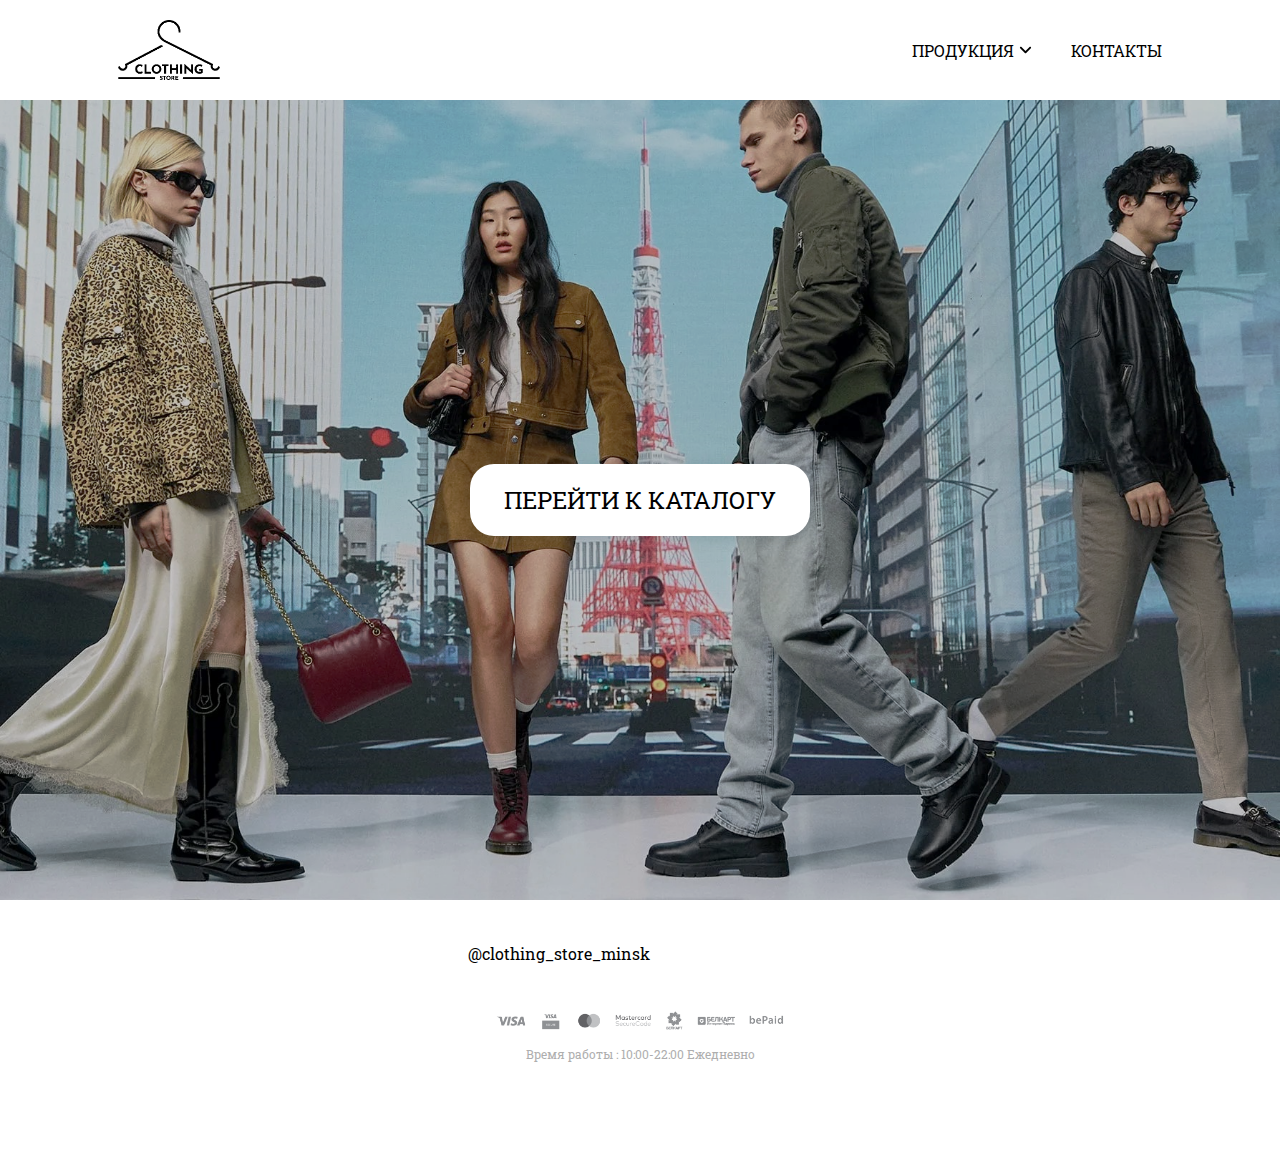
<file: index.html>
<!DOCTYPE html>
<html lang="en">
<head>
	<meta charset="UTF-8">
	<meta name="viewport" content="width=device-width, initial-scale=1.0">
	<title>Clothing Store</title>
	<link rel="stylesheet" href="css/style.css">
	<link rel="stylesheet" href="https://cdnjs.cloudflare.com/ajax/libs/font-awesome/6.5.1/css/all.min.css" integrity="sha512-DTOQO9RWCH3ppGqcWaEA1BIZOC6xxalwEsw9c2QQeAIftl+Vegovlnee1c9QX4TctnWMn13TZye+giMm8e2LwA==" crossorigin="anonymous" referrerpolicy="no-referrer">
	<link rel="preconnect" href="https://fonts.googleapis.com">
	<link rel="preconnect" href="https://fonts.gstatic.com" crossorigin>
	<link href="https://fonts.googleapis.com/css2?family=Roboto+Slab:wght@100..900&display=swap" rel="stylesheet">
	<script src="https://ajax.googleapis.com/ajax/libs/jquery/3.1.1/jquery.min.js"></script>
</head>
<body>
	<header>
		<div class="container">
			<div class="header-menu">
				<div class="logo">
					<a href="index.html">
						<img src="media/logo.png" alt="logo">
					</a>
				</div>
				<nav>
					<div class="header-production-button">
						ПРОДУКЦИЯ
						<svg xmlns="http://www.w3.org/2000/svg" width="15" height="15" viewBox="0 0 448 512">
							<path d="M201.4 342.6c12.5 12.5 32.8 12.5 45.3 0l160-160c12.5-12.5 12.5-32.8 0-45.3s-32.8-12.5-45.3 0L224 274.7 86.6 137.4c-12.5-12.5-32.8-12.5-45.3 0s-12.5 32.8 0 45.3l160 160z"/>
						</svg>
					</div>
					<div class="header-production-menu">
						<div class="menu-list">
							<a href="female.html">
								Женское
								<svg xmlns="http://www.w3.org/2000/svg" width="20" height="20" viewBox="0 0 320 512">
									<path d="M310.6 233.4c12.5 12.5 12.5 32.8 0 45.3l-192 192c-12.5 12.5-32.8 12.5-45.3 0s-12.5-32.8 0-45.3L242.7 256 73.4 86.6c-12.5-12.5-12.5-32.8 0-45.3s32.8-12.5 45.3 0l192 192z"/>
								</svg>
							</a>
							<a href="male.html">
								Мужское
								<svg xmlns="http://www.w3.org/2000/svg" width="20" height="20" viewBox="0 0 320 512">
									<path d="M310.6 233.4c12.5 12.5 12.5 32.8 0 45.3l-192 192c-12.5 12.5-32.8 12.5-45.3 0s-12.5-32.8 0-45.3L242.7 256 73.4 86.6c-12.5-12.5-12.5-32.8 0-45.3s32.8-12.5 45.3 0l192 192z"/>
								</svg>
							</a>
						</div>
					</div>
					<a class="header-contacts-button" href="info.html">
						КОНТАКТЫ
					</a>
				</nav>
			</div>
		</div>
	</header>
	<section>
		<div class="main-section">
			<button class="catalog-button">
				ПЕРЕЙТИ К КАТАЛОГУ
			</button>
		</div>
	</section>

	<section class="products-section" style="display: none">
		<div class="cart">
			<img class="cart-button" src="media/cart.png" alt="корзина">
			<div class="cart-section">
				<h3>
					<i class="fa-solid fa-list"></i>
					Корзина
				</h3>
				<div class="cart-section-items">
					<p>добавьте товары</p>
				</div>
			</div>
		</div>
		<div class="container">
			<img class="banner" src="media/images/3.jpg" alt="акция 1">
			<h2>
				<i class="fa-solid fa-arrow-trend-up"></i>
				Горячие товары этого сезона
			</h2>
			<div class="products-section-list"></div>
			<img class="banner" src="media/images/1.jpg" alt="акция 2">
		</div>
	</section>

	<footer>
		<div class="container">
			<div class="footer-section">
				<div class="footer-media">
					<p>
						@clothing_store_minsk
					</p>
					<i class="fa-brands fa-instagram"></i>
					<i class="fa-brands fa-vk"></i>
					<i class="fa-brands fa-telegram"></i>
					<i class="fa-brands fa-x-twitter"></i>
				</div>
				
			</div>
			<div class="footer-menu">
				<div class="footer-img">
					<img src="media/footer_img.png" alt="footer-media">
				</div>
			</div>
			
		</div>
		<p class="time">Время работы : 10:00-22:00 Ежедневно</p>
	</footer>

	<script src="script.js"></script>
</body>
</html>
</file>
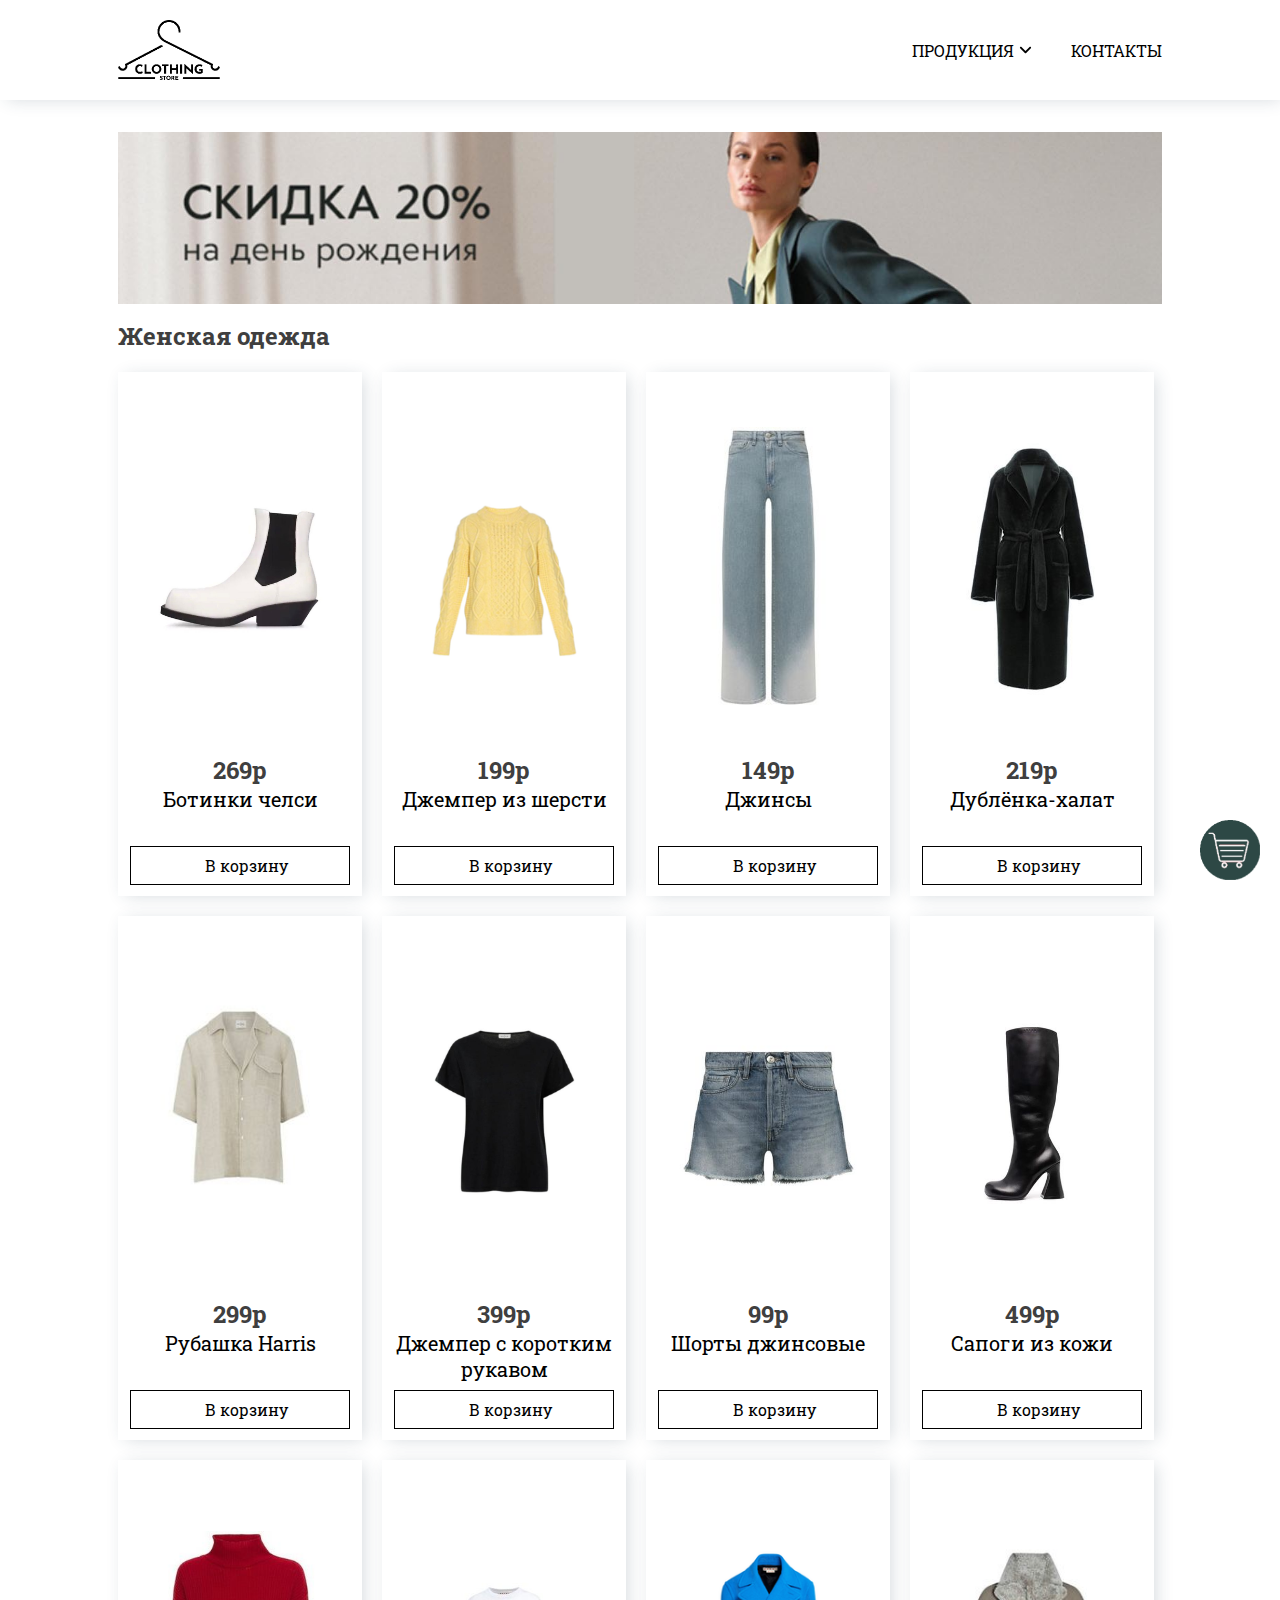
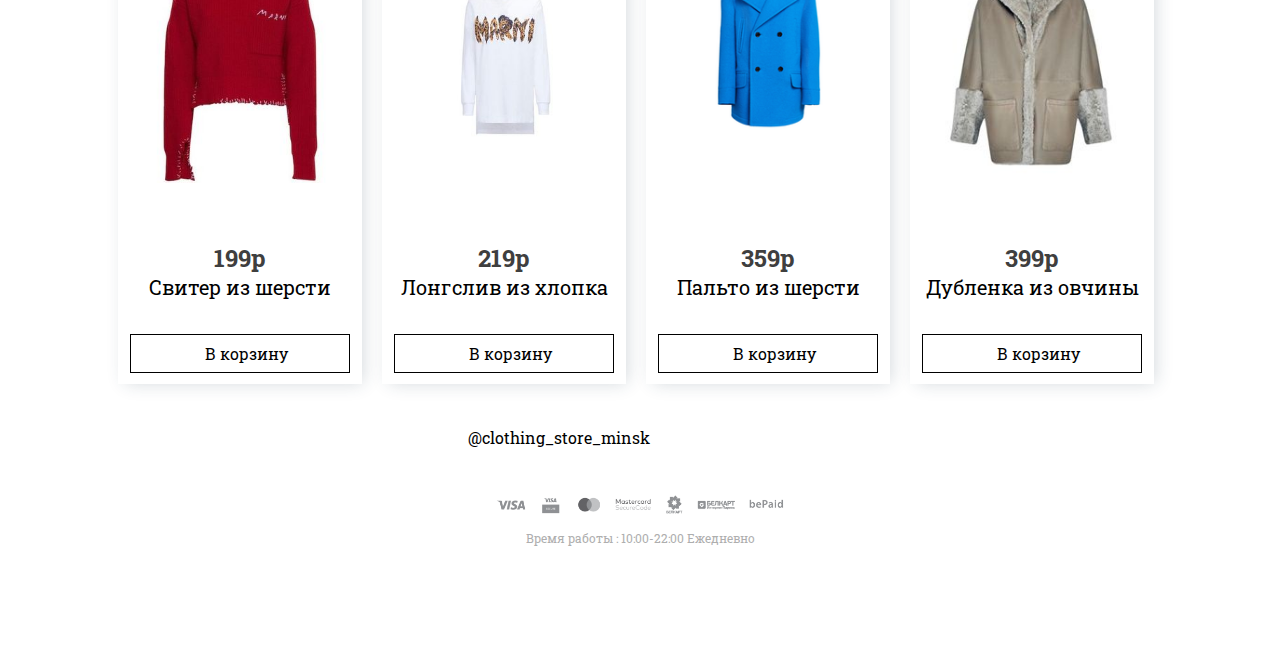
<file: female.html>
<!DOCTYPE html>
<html lang="en">
<head>
	<meta charset="UTF-8">
	<meta name="viewport" content="width=device-width, initial-scale=1.0">
	<title>Женская одежда - Clothing Store</title>
	<link rel="stylesheet" href="css/style.css">
	<link rel="stylesheet" href="https://cdnjs.cloudflare.com/ajax/libs/font-awesome/6.5.1/css/all.min.css" integrity="sha512-DTOQO9RWCH3ppGqcWaEA1BIZOC6xxalwEsw9c2QQeAIftl+Vegovlnee1c9QX4TctnWMn13TZye+giMm8e2LwA==" crossorigin="anonymous" referrerpolicy="no-referrer">
	<link rel="preconnect" href="https://fonts.googleapis.com">
	<link rel="preconnect" href="https://fonts.gstatic.com" crossorigin>
	<link href="https://fonts.googleapis.com/css2?family=Jost:wght@500&family=Roboto+Slab:wght@100..900&display=swap" rel="stylesheet">
	<script src="https://ajax.googleapis.com/ajax/libs/jquery/3.1.1/jquery.min.js"></script>
</head>
<body>
	<header>
		<div class="container">
			<div class="header-menu">
				<div class="logo">
					<a href="index.html">
						<img src="media/logo.png" alt="logo">
					</a>
				</div>
				<nav>
					<div class="header-production-button">
						ПРОДУКЦИЯ
						<svg xmlns="http://www.w3.org/2000/svg" width="15" height="15" viewBox="0 0 448 512">
							<path d="M201.4 342.6c12.5 12.5 32.8 12.5 45.3 0l160-160c12.5-12.5 12.5-32.8 0-45.3s-32.8-12.5-45.3 0L224 274.7 86.6 137.4c-12.5-12.5-32.8-12.5-45.3 0s-12.5 32.8 0 45.3l160 160z"/>
						</svg>
					</div>
					<div class="header-production-menu">
						<div class="menu-list">
							<a href="female.html">
								Женское
								<svg xmlns="http://www.w3.org/2000/svg" width="20" height="20" viewBox="0 0 320 512">
									<path d="M310.6 233.4c12.5 12.5 12.5 32.8 0 45.3l-192 192c-12.5 12.5-32.8 12.5-45.3 0s-12.5-32.8 0-45.3L242.7 256 73.4 86.6c-12.5-12.5-12.5-32.8 0-45.3s32.8-12.5 45.3 0l192 192z"/>
								</svg>
							</a>
							<a href="male.html">
								Мужское
								<svg xmlns="http://www.w3.org/2000/svg" width="20" height="20" viewBox="0 0 320 512">
									<path d="M310.6 233.4c12.5 12.5 12.5 32.8 0 45.3l-192 192c-12.5 12.5-32.8 12.5-45.3 0s-12.5-32.8 0-45.3L242.7 256 73.4 86.6c-12.5-12.5-12.5-32.8 0-45.3s32.8-12.5 45.3 0l192 192z"/>
								</svg>
							</a>
						</div>
					</div>
					<a class="header-contacts-button" href="info.html">
						КОНТАКТЫ
					</a>
				</nav>
			</div>
		</div>
	</header>
	<section class="products-section">
		<div class="cart">
			<img class="cart-button" src="media/cart.png" alt="корзина">
			<div class="cart-section">
				<h3>
					<i class="fa-solid fa-list"></i>
					Корзина
				</h3>
				<div class="cart-section-items">
					<p>добавьте товары</p>
				</div>
			</div>
		</div>
		<div class="container">
			<img class="banner" src="media/images/2.jpg" alt="акция 2">
			<h2>
				<i class="fa-solid fa-person-dress"></i>
				Женская одежда
			</h2>
			<div class="products-section-list" id="women"></div>
		</div>
	</section>
	<footer>
		<div class="container">
			<div class="footer-section">
				<div class="footer-media">
					<p>
						@clothing_store_minsk
					</p>
					<i class="fa-brands fa-instagram"></i>
					<i class="fa-brands fa-vk"></i>
					<i class="fa-brands fa-telegram"></i>
					<i class="fa-brands fa-x-twitter"></i>
				</div>
				
			</div>
			<div class="footer-menu">
				<div class="footer-img">
					<img src="media/footer_img.png" alt="footer-media">
				</div>
			</div>
			
		</div>
		<p class="time">Время работы : 10:00-22:00 Ежедневно</p>
	</footer>

	<script src="script.js"></script>
</body>
</html>
</file>
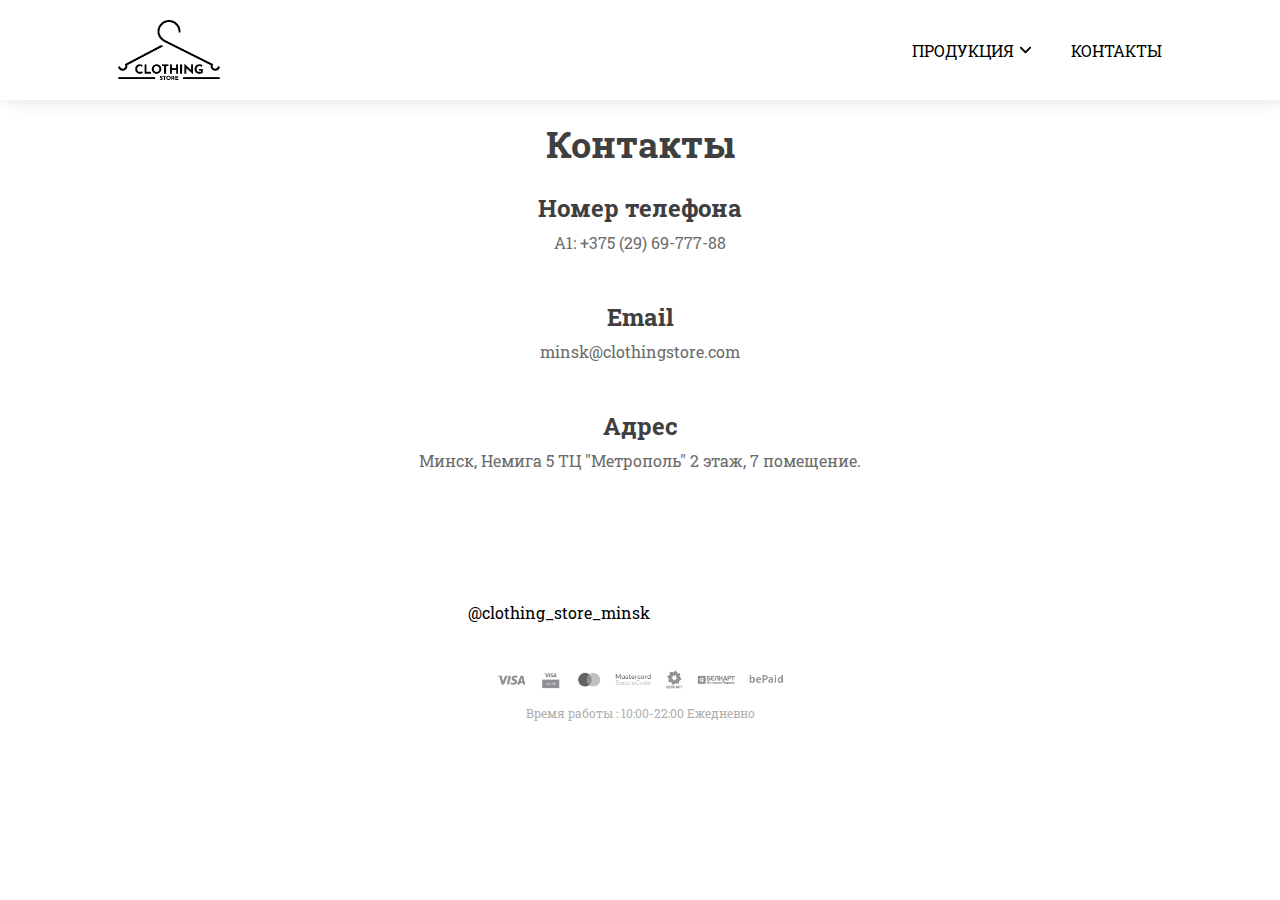
<file: info.html>
<!DOCTYPE html>
<html lang="en">
<head>
	<meta charset="UTF-8">
	<meta name="viewport" content="width=device-width, initial-scale=1.0">
	<title>Контакты - Clothing Store</title>
	<link rel="stylesheet" href="css/style.css">
	<link rel="stylesheet" href="https://cdnjs.cloudflare.com/ajax/libs/font-awesome/6.5.1/css/all.min.css" integrity="sha512-DTOQO9RWCH3ppGqcWaEA1BIZOC6xxalwEsw9c2QQeAIftl+Vegovlnee1c9QX4TctnWMn13TZye+giMm8e2LwA==" crossorigin="anonymous" referrerpolicy="no-referrer">
	<link rel="preconnect" href="https://fonts.googleapis.com">
	<link rel="preconnect" href="https://fonts.gstatic.com" crossorigin>
	<link href="https://fonts.googleapis.com/css2?family=Jost:wght@500&family=Roboto+Slab:wght@100..900&display=swap" rel="stylesheet">
	<script src="https://ajax.googleapis.com/ajax/libs/jquery/3.1.1/jquery.min.js"></script>
</head>
<body>
	<header>
		<div class="container">
			<div class="header-menu">
				<div class="logo">
					<a href="index.html">
						<img src="media/logo.png" alt="logo">
					</a>
				</div>
				<nav>
					<div class="header-production-button">
						ПРОДУКЦИЯ
						<svg xmlns="http://www.w3.org/2000/svg" width="15" height="15" viewBox="0 0 448 512">
							<path d="M201.4 342.6c12.5 12.5 32.8 12.5 45.3 0l160-160c12.5-12.5 12.5-32.8 0-45.3s-32.8-12.5-45.3 0L224 274.7 86.6 137.4c-12.5-12.5-32.8-12.5-45.3 0s-12.5 32.8 0 45.3l160 160z"/>
						</svg>
					</div>
					<div class="header-production-menu">
						<div class="menu-list">
							<a href="female.html">
								Женское
								<svg xmlns="http://www.w3.org/2000/svg" width="20" height="20" viewBox="0 0 320 512">
									<path d="M310.6 233.4c12.5 12.5 12.5 32.8 0 45.3l-192 192c-12.5 12.5-32.8 12.5-45.3 0s-12.5-32.8 0-45.3L242.7 256 73.4 86.6c-12.5-12.5-12.5-32.8 0-45.3s32.8-12.5 45.3 0l192 192z"/>
								</svg>
							</a>
							<a href="male.html">
								Мужское
								<svg xmlns="http://www.w3.org/2000/svg" width="20" height="20" viewBox="0 0 320 512">
									<path d="M310.6 233.4c12.5 12.5 12.5 32.8 0 45.3l-192 192c-12.5 12.5-32.8 12.5-45.3 0s-12.5-32.8 0-45.3L242.7 256 73.4 86.6c-12.5-12.5-12.5-32.8 0-45.3s32.8-12.5 45.3 0l192 192z"/>
								</svg>
							</a>
						</div>
					</div>
					<div class="header-contacts-button">
						КОНТАКТЫ
					</div>
				</nav>
			</div>
		</div>
	</header>
	<section>
		<div class="container">
			<div class="info-section">
				<h1>Контакты</h1>
				<i class="fa-solid fa-phone"></i>
				<h2>Номер телефона</h2>
				<p>A1: +375 (29) 69-777-88</p>
				<i class="fa-solid fa-envelope"></i>
				<h2>Email</h2>
				<p>minsk@clothingstore.com</p>
				<i class="fa-solid fa-house"></i>
				<h2>Адрес</h2>
				<p>Минск, Немига 5 ТЦ "Метрополь" 2 этаж, 7 помещение.</p>
				<script type="text/javascript" charset="utf-8" async src="https://api-maps.yandex.ru/services/constructor/1.0/js/?um=constructor%3Ac50a84803b7b1c5cad47eaacc7e2d72499232309344b094df2feba6feba0d7b0&amp;width=100%25&amp;height=448&amp;lang=ru_RU&amp;scroll=true"></script>
			</div>
		</div>
	</section>
	<footer>
		<div class="container">
			<div class="footer-section">
				<div class="footer-media">
					<p>
						@clothing_store_minsk
					</p>
					<i class="fa-brands fa-instagram"></i>
					<i class="fa-brands fa-vk"></i>
					<i class="fa-brands fa-telegram"></i>
					<i class="fa-brands fa-x-twitter"></i>
				</div>
			</div>
			<div class="footer-menu">
				<div class="footer-img">
					<img src="media/footer_img.png" alt="footer-media">
				</div>
			</div>
			
		</div>
		<p class="time">Время работы : 10:00-22:00 Ежедневно</p>
	</footer>

	<script src="script.js"></script>
</body>
</html>
</file>
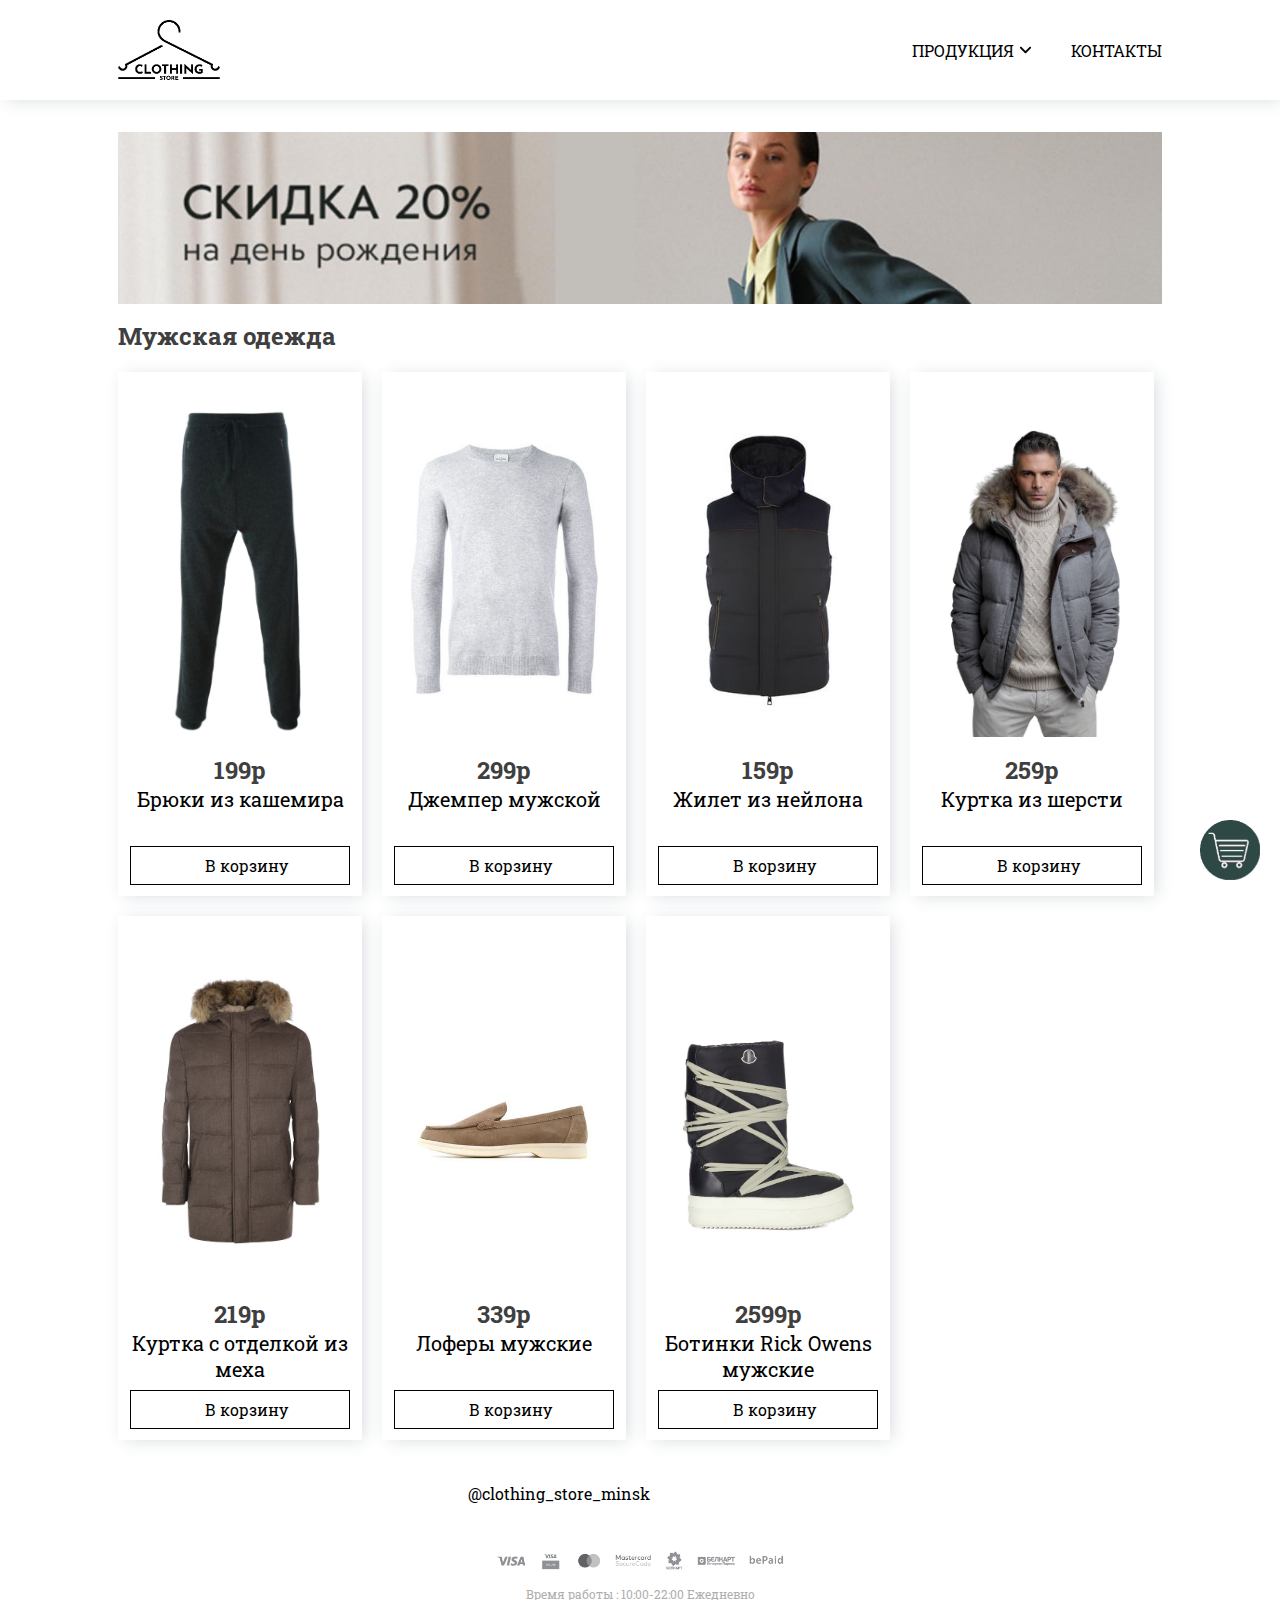
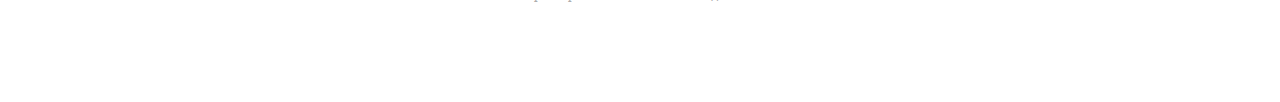
<file: male.html>
<!DOCTYPE html>
<html lang="en">
<head>
	<meta charset="UTF-8">
	<meta name="viewport" content="width=device-width, initial-scale=1.0">
	<title>Мужская одежда - Clothing Store</title>
	<link rel="stylesheet" href="css/style.css">
	<link rel="stylesheet" href="https://cdnjs.cloudflare.com/ajax/libs/font-awesome/6.5.1/css/all.min.css" integrity="sha512-DTOQO9RWCH3ppGqcWaEA1BIZOC6xxalwEsw9c2QQeAIftl+Vegovlnee1c9QX4TctnWMn13TZye+giMm8e2LwA==" crossorigin="anonymous" referrerpolicy="no-referrer">
	<link rel="preconnect" href="https://fonts.googleapis.com">
	<link rel="preconnect" href="https://fonts.gstatic.com" crossorigin>
	<link href="https://fonts.googleapis.com/css2?family=Jost:wght@500&family=Roboto+Slab:wght@100..900&display=swap" rel="stylesheet">
	<script src="https://ajax.googleapis.com/ajax/libs/jquery/3.1.1/jquery.min.js"></script>
</head>
<body>
	<header>
		<div class="container">
			<div class="header-menu">
				<div class="logo">
					<a href="index.html">
						<img src="media/logo.png" alt="logo">
					</a>
				</div>
				<nav>
					<div class="header-production-button">
						ПРОДУКЦИЯ
						<svg xmlns="http://www.w3.org/2000/svg" width="15" height="15" viewBox="0 0 448 512">
							<path d="M201.4 342.6c12.5 12.5 32.8 12.5 45.3 0l160-160c12.5-12.5 12.5-32.8 0-45.3s-32.8-12.5-45.3 0L224 274.7 86.6 137.4c-12.5-12.5-32.8-12.5-45.3 0s-12.5 32.8 0 45.3l160 160z"/>
						</svg>
					</div>
					<div class="header-production-menu">
						<div class="menu-list">
							<a href="female.html">
								Женское
								<svg xmlns="http://www.w3.org/2000/svg" width="20" height="20" viewBox="0 0 320 512">
									<path d="M310.6 233.4c12.5 12.5 12.5 32.8 0 45.3l-192 192c-12.5 12.5-32.8 12.5-45.3 0s-12.5-32.8 0-45.3L242.7 256 73.4 86.6c-12.5-12.5-12.5-32.8 0-45.3s32.8-12.5 45.3 0l192 192z"/>
								</svg>
							</a>
							<a href="male.html">
								Мужское
								<svg xmlns="http://www.w3.org/2000/svg" width="20" height="20" viewBox="0 0 320 512">
									<path d="M310.6 233.4c12.5 12.5 12.5 32.8 0 45.3l-192 192c-12.5 12.5-32.8 12.5-45.3 0s-12.5-32.8 0-45.3L242.7 256 73.4 86.6c-12.5-12.5-12.5-32.8 0-45.3s32.8-12.5 45.3 0l192 192z"/>
								</svg>
							</a>
						</div>
					</div>
					<a class="header-contacts-button" href="info.html">
						КОНТАКТЫ
					</a>
				</nav>
			</div>
		</div>
	</header>
	<section class="products-section">
		<div class="cart">
			<img class="cart-button" src="media/cart.png" alt="корзина">
			<div class="cart-section">
				<h3>
					<i class="fa-solid fa-list"></i>
					Корзина
				</h3>
				<div class="cart-section-items">
					<p>добавьте товары</p>
				</div>
			</div>
		</div>
		<div class="container">
			<img class="banner" src="media/images/2.jpg" alt="акция 2">
			<h2>
				<i class="fa-solid fa-person"></i>
				Мужская одежда
			</h2>
			<div class="products-section-list" id="men"></div>
		</div>
	</section>
	<footer>
		<div class="container">
			<div class="footer-section">
				<div class="footer-media">
					<p>
						@clothing_store_minsk
					</p>
					<i class="fa-brands fa-instagram"></i>
					<i class="fa-brands fa-vk"></i>
					<i class="fa-brands fa-telegram"></i>
					<i class="fa-brands fa-x-twitter"></i>
				</div>
				
			</div>
			<div class="footer-menu">
				<div class="footer-img">
					<img src="media/footer_img.png" alt="footer-media">
				</div>
			</div>
			
		</div>
		<p class="time">Время работы : 10:00-22:00 Ежедневно</p>
	</footer>

	<script src="script.js"></script>
</body>
</html>
</file>
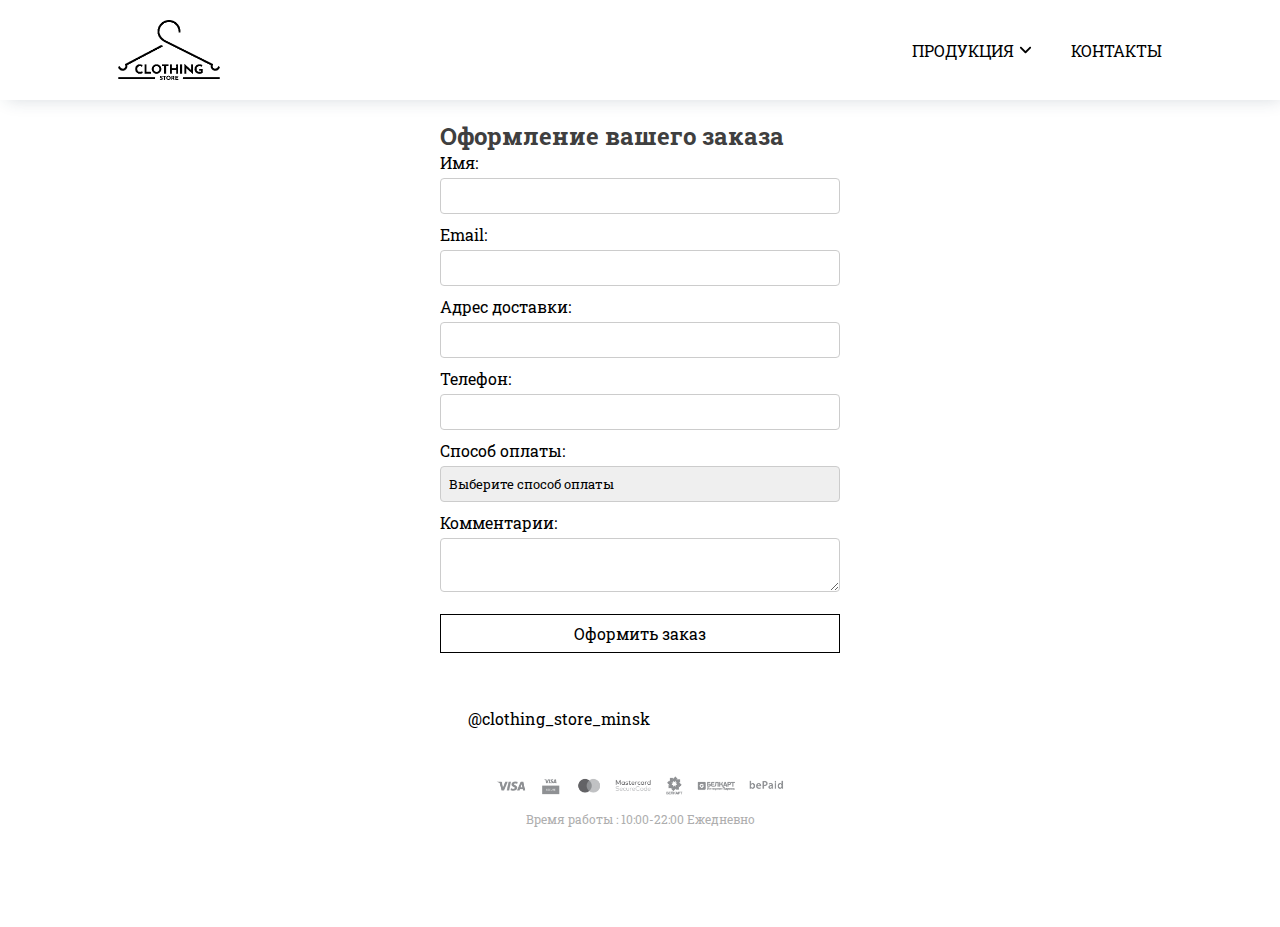
<file: order.html>
<!DOCTYPE html>
<html lang="en">
<head>
	<meta charset="UTF-8">
	<meta name="viewport" content="width=device-width, initial-scale=1.0">
	<title>Оформление заказа - Clothing Store</title>
	<link rel="stylesheet" href="css/style.css">
	<link rel="stylesheet" href="https://cdnjs.cloudflare.com/ajax/libs/font-awesome/6.5.1/css/all.min.css" integrity="sha512-DTOQO9RWCH3ppGqcWaEA1BIZOC6xxalwEsw9c2QQeAIftl+Vegovlnee1c9QX4TctnWMn13TZye+giMm8e2LwA==" crossorigin="anonymous" referrerpolicy="no-referrer">
	<link rel="preconnect" href="https://fonts.googleapis.com">
	<link rel="preconnect" href="https://fonts.gstatic.com" crossorigin>
	<link href="https://fonts.googleapis.com/css2?family=Jost:wght@500&family=Roboto+Slab:wght@100..900&display=swap" rel="stylesheet">
	<script src="https://ajax.googleapis.com/ajax/libs/jquery/3.1.1/jquery.min.js"></script>
</head>
<body>
	<header>
		<div class="container">
			<div class="header-menu">
				<div class="logo">
					<a href="index.html">
						<img src="media/logo.png" alt="logo">
					</a>
				</div>
				<nav>
					<div class="header-production-button">
						ПРОДУКЦИЯ
						<svg xmlns="http://www.w3.org/2000/svg" width="15" height="15" viewBox="0 0 448 512">
							<path d="M201.4 342.6c12.5 12.5 32.8 12.5 45.3 0l160-160c12.5-12.5 12.5-32.8 0-45.3s-32.8-12.5-45.3 0L224 274.7 86.6 137.4c-12.5-12.5-32.8-12.5-45.3 0s-12.5 32.8 0 45.3l160 160z"/>
						</svg>
					</div>
					<div class="header-production-menu">
						<div class="menu-list">
							<a href="female.html">
								Женское
								<svg xmlns="http://www.w3.org/2000/svg" width="20" height="20" viewBox="0 0 320 512">
									<path d="M310.6 233.4c12.5 12.5 12.5 32.8 0 45.3l-192 192c-12.5 12.5-32.8 12.5-45.3 0s-12.5-32.8 0-45.3L242.7 256 73.4 86.6c-12.5-12.5-12.5-32.8 0-45.3s32.8-12.5 45.3 0l192 192z"/>
								</svg>
							</a>
							<a href="male.html">
								Мужское
								<svg xmlns="http://www.w3.org/2000/svg" width="20" height="20" viewBox="0 0 320 512">
									<path d="M310.6 233.4c12.5 12.5 12.5 32.8 0 45.3l-192 192c-12.5 12.5-32.8 12.5-45.3 0s-12.5-32.8 0-45.3L242.7 256 73.4 86.6c-12.5-12.5-12.5-32.8 0-45.3s32.8-12.5 45.3 0l192 192z"/>
								</svg>
							</a>
						</div>
					</div>
					<div class="header-contacts-button">
						КОНТАКТЫ
					</div>
				</nav>
			</div>
		</div>
	</header>
	<section>
		<div class="container">
			<form>
				<h2>
					<i class="fa-solid fa-address-card"></i>
					Оформление вашего заказа
				</h2>
				<label for="name">Имя:</label>
				<input type="text" id="name" name="name" required>
			  
				<label for="email">Email:</label>
				<input type="email" id="email" name="email" required>
			  
				<label for="address">Адрес доставки:</label>
				<input type="text" id="address" name="address" required>
			  
				<label for="phone">Телефон:</label>
				<input type="tel" id="phone" name="phone" required>
			  
				<label for="payment">Способ оплаты:</label>
				<select id="payment" name="payment" required>
				  <option value="">Выберите способ оплаты</option>
				  <option value="credit_card">Кредитная карта</option>
				  <option value="paypal">PayPal</option>
				  <option value="cash_on_delivery">Оплата при доставке</option>
				</select>
			  
				<label for="comments">Комментарии:</label>
				<textarea id="comments" name="comments"></textarea>
			  
				<input type="submit" value="Оформить заказ" onclick="alert('Спасибо за ваш заказ!')">
			  </form>
		</div>
	</section>
	<footer>
		<div class="container">
			<div class="footer-section">
				<div class="footer-media">
					<p>
						@clothing_store_minsk
					</p>
					<i class="fa-brands fa-instagram"></i>
					<i class="fa-brands fa-vk"></i>
					<i class="fa-brands fa-telegram"></i>
					<i class="fa-brands fa-x-twitter"></i>
				</div>
			</div>
			<div class="footer-menu">
				<div class="footer-img">
					<img src="media/footer_img.png" alt="footer-media">
				</div>
			</div>
			
		</div>
		<p class="time">Время работы : 10:00-22:00 Ежедневно</p>
	</footer>

	<script src="script.js"></script>
</body>
</html>
</file>
<file: css/style.css>
* {
  margin: 0;
  padding: 0;
  font-family: "Roboto Slab", sans-serif;
}

header {
  width: 100%;
  box-shadow: 4px 2px 17px -3px rgba(34, 60, 80, 0.2);
}

section {
  width: 100%;
}

footer {
  padding-bottom: 100px;
  width: 100%;
}

h1, h2, h3 {
  color: rgb(63, 63, 63);
}

a {
  color: black;
  text-decoration: none;
}

.container {
  margin: 0 auto;
}

.header-menu {
  display: flex;
  justify-content: space-between;
  align-items: center;
}

.logo {
  height: 60px;
}
.logo img {
  height: 100%;
}

nav {
  height: 100%;
  display: flex;
  justify-content: space-between;
  align-items: center;
  position: relative;
}
nav i {
  font-size: 20px;
  padding-left: 16px;
  transition: 0.2s ease;
}
nav i:hover {
  color: darkslategrey;
  cursor: pointer;
}

.header-production-button, .header-contacts-button {
  height: 100%;
  display: flex;
  align-items: center;
  transition: 0.2s ease;
}
.header-production-button svg, .header-contacts-button svg {
  padding-left: 4px;
}

.header-production-button:hover, .header-contacts-button:hover {
  color: darkslategrey;
  position: relative;
  cursor: pointer;
}

.header-production-menu {
  width: 100%;
  background-color: white;
  border: 1px solid darkgray;
  box-shadow: 4px 2px 17px -3px rgba(34, 60, 80, 0.2);
  display: none;
  position: absolute;
  left: 0;
  top: 80px;
  z-index: 1;
}

.menu-list {
  display: flex;
  flex-direction: column;
}
.menu-list a {
  padding: 16px;
  display: flex;
  justify-content: space-between;
  border-bottom: 1px solid darkgray;
  transition: 0.3s ease;
}
.menu-list a:hover {
  background-color: whitesmoke;
}

.cart {
  width: 60px;
  height: 60px;
  position: fixed;
  right: 20px;
  bottom: 20px;
}
.cart img {
  width: 100%;
  cursor: pointer;
  transition: 0.2s ease;
}
.cart img:hover {
  scale: 1.1;
}

.cart-section {
  padding: 16px;
  width: 240px;
  background-color: white;
  box-shadow: 4px 2px 17px -3px rgba(34, 60, 80, 0.2);
  border-radius: 10px;
  display: none;
  position: absolute;
  right: 70px;
  bottom: 0;
}
.cart-section p {
  margin-bottom: 8px;
}
.cart-section h3 {
  margin: 8px auto;
}

.cart-section-items button {
  margin: 12px 0;
  padding: 8px;
  width: 100%;
  background-color: white;
  border: 1px solid black;
  font-size: 16px;
  cursor: pointer;
  transition: 0.2s ease;
}
.cart-section-items button i {
  margin-right: 12px;
}
.cart-section-items button:hover {
  background-color: black;
  color: white;
}

.main-section {
  width: 100%;
  height: calc(100vh - 100px);
  background-image: url(../media/images/main-section-background.png);
  background-position: center center;
  background-size: cover;
  display: flex;
  justify-content: center;
  align-items: center;
}
.main-section button {
  width: 340px;
  height: 72px;
  font-size: 24px;
  color: black;
  background-color: rgb(255, 255, 255);
  border: none;
  border-radius: 24px;
  box-shadow: 4px 2px 17px -3px rgba(34, 60, 80, 0.2);
  transition: 0.2s ease;
}
.main-section button:hover {
  width: 380px;
  height: 84px;
  font-size: 26px;
  background-color: rgba(255, 255, 255, 0.8);
  cursor: pointer;
}

.products-section {
  margin: 20px 0;
  width: 100%;
}

.banner {
  margin: 12px auto;
  width: 100%;
}

.products-section-list {
  margin: 20px 0;
  width: 100%;
  display: flex;
  flex-wrap: wrap;
  justify-content: center;
  gap: 20px;
}

.product-item {
  padding: 12px;
  text-align: center;
  box-shadow: 4px 2px 17px -3px rgba(34, 60, 80, 0.2);
}
.product-item p {
  margin: 0 auto;
  height: 48px;
  font-size: 20px;
}
.product-item button {
  margin: 12px auto;
  padding: 8px;
  width: 100%;
  background-color: white;
  border: 1px solid black;
  font-size: 16px;
  cursor: pointer;
  transition: 0.2s ease;
}
.product-item button i {
  margin-right: 12px;
}
.product-item button:hover {
  background-color: black;
  color: white;
}

.product-item-image {
  margin: 0 auto;
  width: 210px;
  height: 370px;
  display: flex;
  align-items: center;
  justify-content: center;
}
.product-item-image img {
  width: 90%;
  transition: 0.3s ease;
}

.product-item:hover .product-item-image img {
  width: 220px;
}

.footer-section {
  margin: 20px auto;
  padding: 8px;
  width: 100%;
  height: 50px;
  display: flex;
  justify-content: center;
}
.footer-section a:hover {
  color: darkcyan;
  cursor: pointer;
}

.footer-media {
  width: 360px;
  height: 50px;
  display: flex;
  justify-content: space-between;
  align-items: center;
}
.footer-media i {
  font-size: 32px;
  transition: 0.2s linear;
}
.footer-media i:hover {
  color: darkcyan;
  cursor: pointer;
}

.footer-img {
  margin: 20px 0 10px;
  display: flex;
  justify-content: center;
}
.footer-img img {
  height: 30px;
}

.time {
  text-align: center;
  font-size: 12px;
  text-decoration: wavy;
  color: rgb(174, 174, 174);
}

.info-section {
  margin: 20px 0 60px;
  display: flex;
  align-items: center;
  flex-direction: column;
  text-align: center;
  color: rgb(63, 63, 63);
}
.info-section h1 {
  margin-bottom: 24px;
  font-size: 36px;
}
.info-section h2 {
  margin-bottom: 8px;
}
.info-section p {
  margin-bottom: 48px;
  color: rgb(107, 107, 107);
}

form {
  margin: 20px auto;
  display: flex;
  flex-direction: column;
  max-width: 400px;
}

label {
  margin-bottom: 5px;
}

input[type=text],
input[type=email],
input[type=tel],
textarea {
  padding: 8px;
  margin-bottom: 10px;
  border: 1px solid #ccc;
  border-radius: 4px;
}

select {
  padding: 8px;
  margin-bottom: 10px;
  border: 1px solid #ccc;
  border-radius: 4px;
  appearance: none;
}

textarea {
  resize: vertical;
}

input[type=submit] {
  margin: 12px 0;
  padding: 8px;
  width: 100%;
  background-color: white;
  border: 1px solid black;
  font-size: 16px;
  cursor: pointer;
  transition: 0.2s ease;
}
input[type=submit] i {
  margin-right: 12px;
}

input[type=submit]:hover {
  background-color: black;
  color: white;
}

@media (min-width: 100px) {
  .container {
    width: 95%;
  }
  .header-menu {
    height: 75px;
  }
  .products-section-list {
    justify-content: center;
  }
  .product-item {
    width: 100%;
    height: 500px;
  }
  nav {
    width: 220px;
  }
}
@media (min-width: 550px) {
  .product-item {
    width: 220px;
    height: 500px;
  }
  nav {
    width: 250px;
  }
}
@media (min-width: 1200px) {
  .products-section-list {
    justify-content: left;
  }
  .header-menu {
    height: 100px;
  }
  .container {
    width: 1044px;
  }
}
</file>
